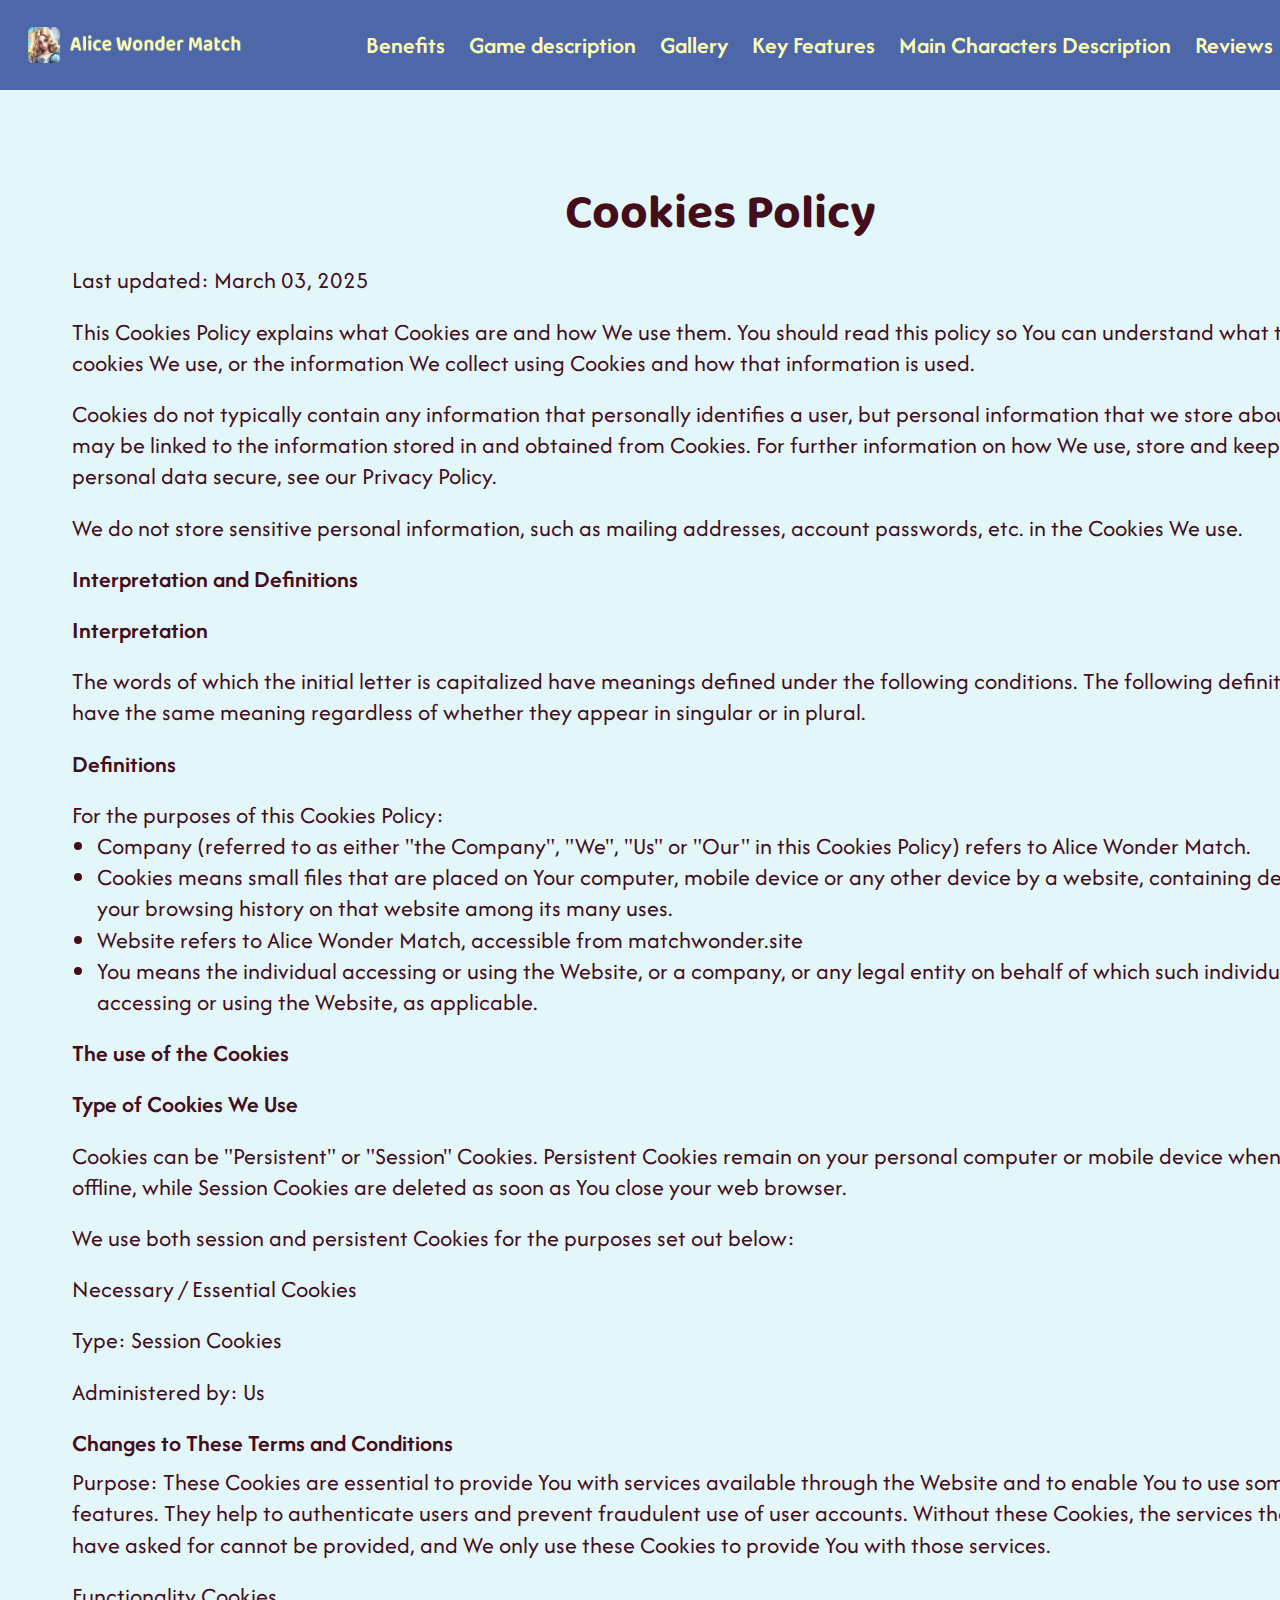
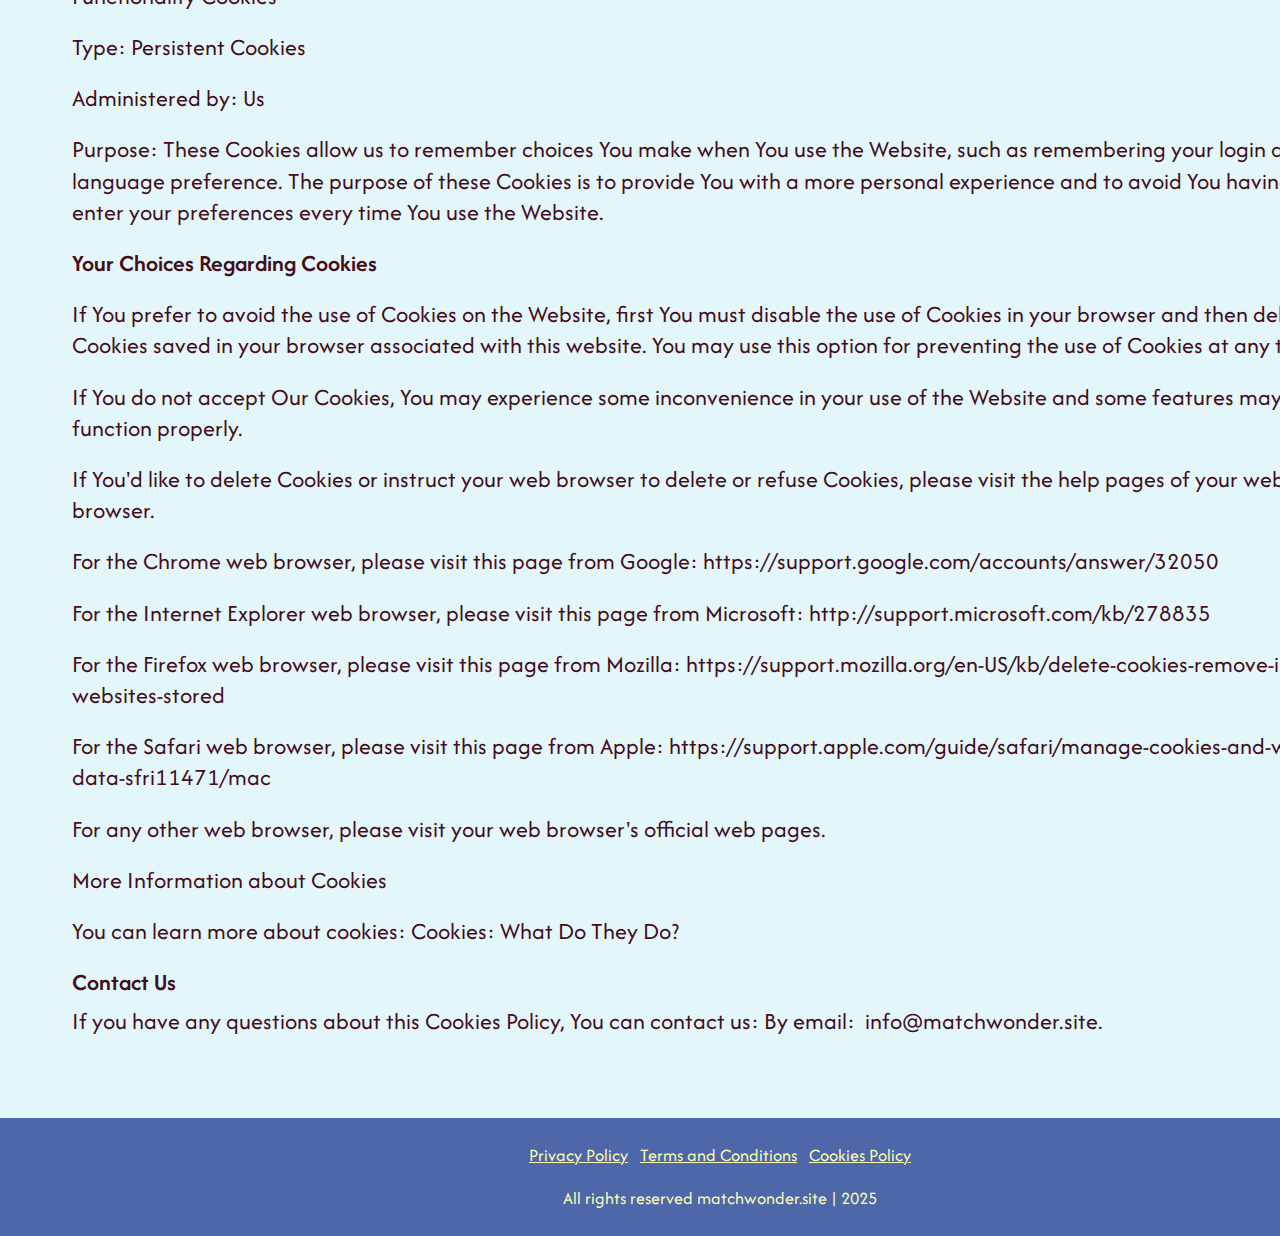
<file: cookies.html>
<!DOCTYPE html>
<html lang="en">
  <head>
    <meta charset="UTF-8" />
    <meta name="viewport" content="width=device-width, initial-scale=1.0" />
    <title>Alice Wonder Match</title>
    <link rel="icon" href="img/unnamed.png" />

    <link rel="stylesheet" type="text/css" href="slick/slick.css" />
    <link rel="stylesheet" href="css/main.css" />
    <link href="https://unpkg.com/aos@2.3.1/dist/aos.css" rel="stylesheet" />
  </head>

  <body class="back">
    <header class="header">
      <div class="header__background"></div>
      <nav class="navigation">
        <ul class="navigation__list">
          <li class="navigation__item">
            <a href="/" class="navigation__link"
              ><img
                href="/"
                class="header-title navigation-img"
                alt=""
                src="img/header/1.png"
            /></a>
          </li>
          <li class="navigation__item">
            <a href="/#features" class="navigation__link">Benefits</a>
          </li>
          <li class="navigation__item">
            <a href="/#about" class="navigation__link">Game description</a>
          </li>
          <li class="navigation__item">
            <a href="/#gallery" class="navigation__link">Gallery</a>
          </li>
          <li class="navigation__item">
            <a href="/#why" class="navigation__link">Key Features</a>
          </li>
          <li class="navigation__item">
            <a href="/#characters" class="navigation__link"
              >Main Characters Description</a
            >
          </li>

          <li class="navigation__item">
            <a href="/#reviews" class="navigation__link">Reviews</a>
          </li>
        </ul>

        <div class="header__button-wrapper">
          <a href="/" class="policy-terms-header__icon--menu"
            ><img href="/" class="header-title" alt="" src="img/header/1.png"
          /></a>

          <button type="button" class="header__icon-button" data-menu-button>
            <img
              class="header__icon header__icon--menu"
              src="img/header/menu.png"
              alt=""
            />

            <img
              class="header__icon header__icon--close close"
              src="img/header//menu (1).png"
              alt=""
            />
          </button>
        </div>
      </nav>
    </header>

    <main class="policy">
      <section>
        <div class="policy-terms-container">
          <h2 class="policy-terms-title">Cookies Policy</h2>

          <p class="policy-terms-text-one">Last updated: March 03, 2025</p>

          <p class="policy-terms-text-one">
            This Cookies Policy explains what Cookies are and how We use them.
            You should read this policy so You can understand what type of
            cookies We use, or the information We collect using Cookies and how
            that information is used.
          </p>

          <p class="policy-terms-text-one">
            Cookies do not typically contain any information that personally
            identifies a user, but personal information that we store about You
            may be linked to the information stored in and obtained from
            Cookies. For further information on how We use, store and keep your
            personal data secure, see our Privacy Policy.
          </p>
          <p class="policy-terms-text-one">
            We do not store sensitive personal information, such as mailing
            addresses, account passwords, etc. in the Cookies We use.
          </p>
          <h2 class="policy-terms-text">Interpretation and Definitions</h2>
          <h2 class="policy-terms-text">Interpretation</h2>
          <p class="policy-terms-text-one">
            The words of which the initial letter is capitalized have meanings
            defined under the following conditions. The following definitions
            shall have the same meaning regardless of whether they appear in
            singular or in plural.
          </p>
          <h2 class="policy-terms-text">Definitions</h2>
          <p class="policy-terms-text-one">
            For the purposes of this Cookies Policy:
          </p>
          <ul class="terms-lists">
            <li>
              Company (referred to as either "the Company", "We", "Us" or "Our"
              in this Cookies Policy) refers to Alice Wonder Match.
            </li>
            <li>
              Cookies means small files that are placed on Your computer, mobile
              device or any other device by a website, containing details of
              your browsing history on that website among its many uses.
            </li>
            <li>
              Website refers to Alice Wonder Match, accessible from
              matchwonder.site
            </li>
            <li>
              You means the individual accessing or using the Website, or a
              company, or any legal entity on behalf of which such individual is
              accessing or using the Website, as applicable.
            </li>
          </ul>
          <h2 class="policy-terms-text">The use of the Cookies</h2>
          <h2 class="policy-terms-text">Type of Cookies We Use</h2>
          <p class="policy-terms-text-one">
            Cookies can be "Persistent" or "Session" Cookies. Persistent Cookies
            remain on your personal computer or mobile device when You go
            offline, while Session Cookies are deleted as soon as You close your
            web browser.
          </p>

          <p class="policy-terms-text-one">
            We use both session and persistent Cookies for the purposes set out
            below:
          </p>

          <p class="policy-terms-text-one">Necessary / Essential Cookies</p>

          <p class="policy-terms-text-one">Type: Session Cookies</p>

          <p class="policy-terms-text-one">Administered by: Us</p>
          <h2 class="policy-terms-text">
            Changes to These Terms and Conditions
          </h2>
          <p class="policy-terms-texts">
            Purpose: These Cookies are essential to provide You with services
            available through the Website and to enable You to use some of its
            features. They help to authenticate users and prevent fraudulent use
            of user accounts. Without these Cookies, the services that You have
            asked for cannot be provided, and We only use these Cookies to
            provide You with those services.
          </p>

          <p class="policy-terms-text-one">Functionality Cookies</p>
          <p class="policy-terms-text-one">Type: Persistent Cookies</p>
          <p class="policy-terms-text-one">Administered by: Us</p>
          <p class="policy-terms-text-one">
            Purpose: These Cookies allow us to remember choices You make when
            You use the Website, such as remembering your login details or
            language preference. The purpose of these Cookies is to provide You
            with a more personal experience and to avoid You having to re-enter
            your preferences every time You use the Website.
          </p>
          <h2 class="policy-terms-text">Your Choices Regarding Cookies</h2>
          <p class="policy-terms-text-one">
            If You prefer to avoid the use of Cookies on the Website, first You
            must disable the use of Cookies in your browser and then delete the
            Cookies saved in your browser associated with this website. You may
            use this option for preventing the use of Cookies at any time.
          </p>
          <p class="policy-terms-text-one">
            If You do not accept Our Cookies, You may experience some
            inconvenience in your use of the Website and some features may not
            function properly.
          </p>
          <p class="policy-terms-text-one">
            If You'd like to delete Cookies or instruct your web browser to
            delete or refuse Cookies, please visit the help pages of your web
            browser.
          </p>
          <p class="policy-terms-text-one">
            For the Chrome web browser, please visit this page from Google:

            <a
              class="email-link-color"
              href="https://support.google.com/accounts/answer/32050"
              target="_blank"
              rel=""
              >https://support.google.com/accounts/answer/32050
            </a>
          </p>
          <p class="policy-terms-text-one">
            For the Internet Explorer web browser, please visit this page from
            Microsoft:
            <a
              class="email-link-color"
              href="http://support.microsoft.com/kb/278835"
              target="_blank"
              rel=""
              >http://support.microsoft.com/kb/278835
            </a>
          </p>
          <p class="policy-terms-text-one">
            For the Firefox web browser, please visit this page from Mozilla:

            <a
              class="email-link-color"
              href=" https://support.mozilla.org/en-US/kb/delete-cookies-remove-info-websites-stored"
              target="_blank"
              rel=""
            >
              https://support.mozilla.org/en-US/kb/delete-cookies-remove-info-websites-stored
            </a>
          </p>
          <p class="policy-terms-text-one">
            For the Safari web browser, please visit this page from Apple:

            <a
              class="email-link-color"
              href=" https://support.apple.com/guide/safari/manage-cookies-and-website-data-sfri11471/mac"
              target="_blank"
              rel=""
            >
              https://support.apple.com/guide/safari/manage-cookies-and-website-data-sfri11471/mac
            </a>
          </p>

          <p class="policy-terms-text-one">
            For any other web browser, please visit your web browser's official
            web pages.
          </p>
          <p class="policy-terms-text-one">More Information about Cookies</p>
          <p class="policy-terms-text-one">
            You can learn more about cookies: Cookies:
            <a
              class="email-link-color"
              href="https://www.freeprivacypolicy.com/blog/cookies/"
              target="_blank"
              rel=""
            >
              What Do They Do?
            </a>
          </p>

          <h2 class="policy-terms-text">Contact Us</h2>
          <p class="policy-terms-texts">
            If you have any questions about this Cookies Policy, You can contact
            us: By email: 
            <a class="email-link" href="mailto:info@matchwonder.site"
              >info@matchwonder.site</a
            >.
          </p>
        </div>
      </section>
    </main>

    <footer class="footer">
      <div class="footer-container">
        <div class="footer-wrapper">
          <a class="footer-text" href="policy.html">Privacy Policy</a>
          <a class="footer-text" href="terms.html">Terms and Conditions </a>
          <a class="footer-text" href="cookies.html">Cookies Policy</a>
        </div>
        <p class="footer-copyright">
          All rights reserved matchwonder.site | 2025
        </p>
      </div>
    </footer>
    <script src="js/mobile-menu.js"></script>
  </body>
</html>
</file>
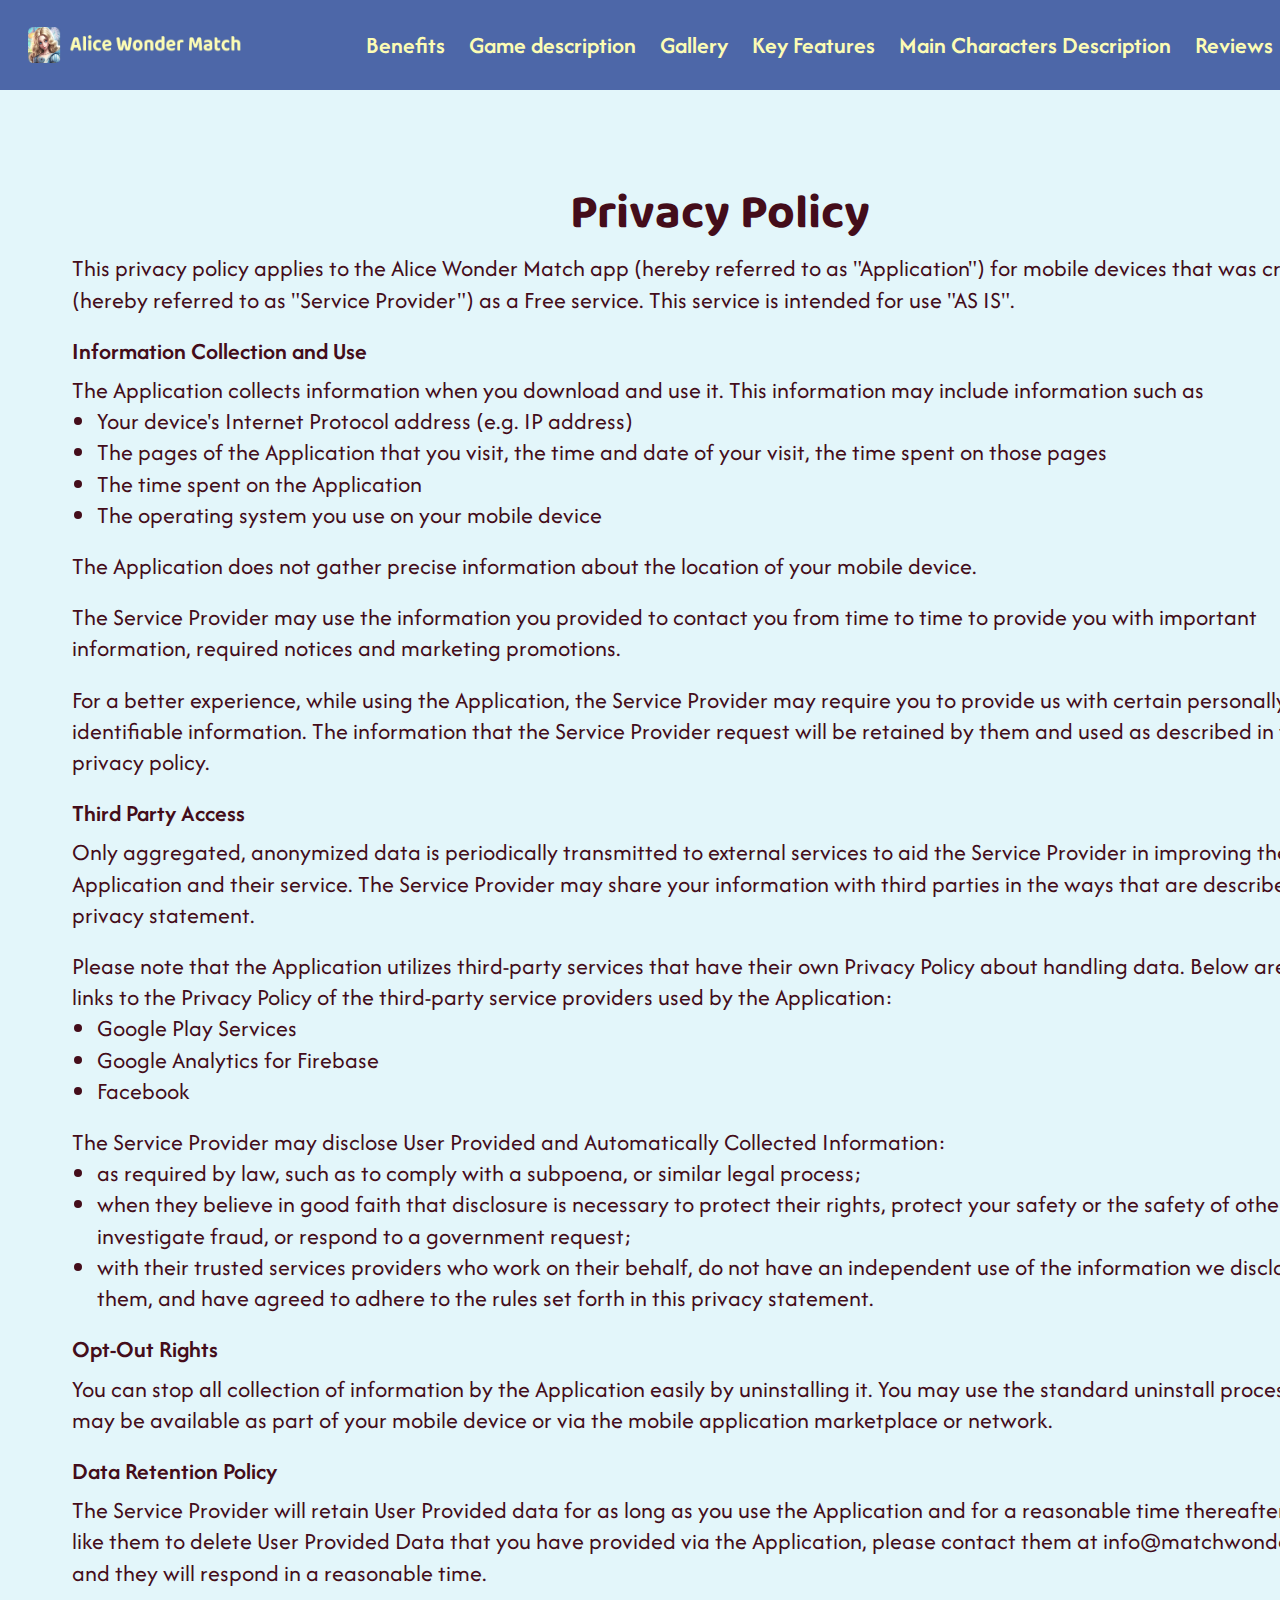
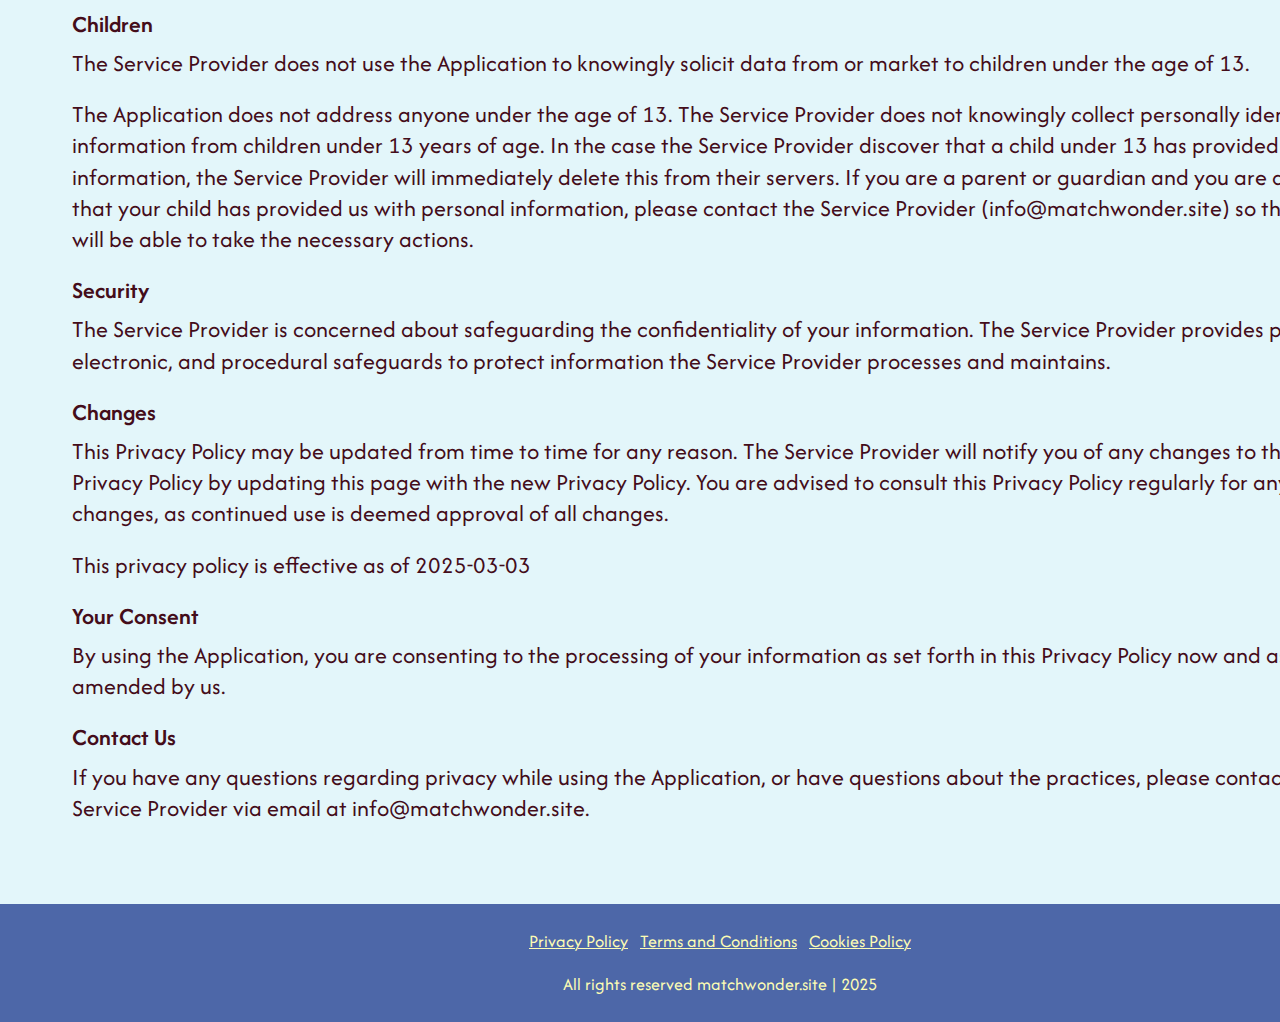
<file: policy.html>
<!DOCTYPE html>
<html lang="en">
  <head>
    <meta charset="UTF-8" />
    <meta name="viewport" content="width=device-width, initial-scale=1.0" />
    <title>Alice Wonder Match</title>
    <link rel="icon" href="img/unnamed.png" />
    <link rel="stylesheet" type="text/css" href="slick/slick.css" />
    <link rel="stylesheet" href="css/main.css" />
    <link href="https://unpkg.com/aos@2.3.1/dist/aos.css" rel="stylesheet" />
  </head>

  <body class="back">
    <header class="header">
      <div class="header__background"></div>
      <nav class="navigation">
        <ul class="navigation__list">
          <li class="navigation__item">
            <a href="/" class="navigation__link"
              ><img
                href="/"
                class="header-title navigation-img"
                alt=""
                src="img/header/1.png"
            /></a>
          </li>
          <li class="navigation__item">
            <a href="/#features" class="navigation__link">Benefits</a>
          </li>
          <li class="navigation__item">
            <a href="/#about" class="navigation__link">Game description</a>
          </li>
          <li class="navigation__item">
            <a href="/#gallery" class="navigation__link">Gallery</a>
          </li>
          <li class="navigation__item">
            <a href="/#why" class="navigation__link">Key Features</a>
          </li>
          <li class="navigation__item">
            <a href="/#characters" class="navigation__link"
              >Main Characters Description</a
            >
          </li>

          <li class="navigation__item">
            <a href="/#reviews" class="navigation__link">Reviews</a>
          </li>
        </ul>

        <div class="header__button-wrapper">
          <a href="/" class="policy-terms-header__icon--menu"
            ><img href="/" class="header-title" alt="" src="img/header/1.png"
          /></a>

          <button type="button" class="header__icon-button" data-menu-button>
            <img
              class="header__icon header__icon--menu"
              src="img/header/menu.png"
              alt=""
            />

            <img
              class="header__icon header__icon--close close"
              src="img/header//menu (1).png"
              alt=""
            />
          </button>
        </div>
      </nav>
    </header>

    <main class="policy">
      <section>
        <div class="policy-terms-container">
          <p class="policy-terms-title">Privacy Policy</p>

          <p class="policy-terms-texts">
            This privacy policy applies to the Alice Wonder Match app (hereby
            referred to as "Application") for mobile devices that was created by
            (hereby referred to as "Service Provider") as a Free service. This
            service is intended for use "AS IS".
          </p>
          <p class="policy-terms-text">Information Collection and Use</p>
          <p class="policy-terms-texts">
            The Application collects information when you download and use it.
            This information may include information such as
          </p>

          <ul class="terms-lists">
            <li>Your device's Internet Protocol address (e.g. IP address)</li>
            <li>
              The pages of the Application that you visit, the time and date of
              your visit, the time spent on those pages
            </li>
            <li>The time spent on the Application</li>
            <li>The operating system you use on your mobile device</li>
          </ul>
          <p class="policy-terms-text-one">
            The Application does not gather precise information about the
            location of your mobile device.
          </p>

          <p class="policy-terms-text-one">
            The Service Provider may use the information you provided to contact
            you from time to time to provide you with important information,
            required notices and marketing promotions.
          </p>
          <p class="policy-terms-text-one">
            For a better experience, while using the Application, the Service
            Provider may require you to provide us with certain personally
            identifiable information. The information that the Service Provider
            request will be retained by them and used as described in this
            privacy policy.
          </p>

          <p class="policy-terms-text">Third Party Access</p>

          <p class="policy-terms-texts">
            Only aggregated, anonymized data is periodically transmitted to
            external services to aid the Service Provider in improving the
            Application and their service. The Service Provider may share your
            information with third parties in the ways that are described in
            this privacy statement.
          </p>

          <p class="policy-terms-text-one">
            Please note that the Application utilizes third-party services that
            have their own Privacy Policy about handling data. Below are the
            links to the Privacy Policy of the third-party service providers
            used by the Application:
          </p>
          <ul class="terms-lists">
            <li>
              <a
                class="email-link-color"
                href="https://policies.google.com/privacy"
                target="_blank"
                rel=""
                >Google Play Services
              </a>
            </li>
            <li>
              <a
                class="email-link-color"
                href="https://firebase.google.com/support/privacy"
                target="_blank"
                rel=""
                >Google Analytics for Firebase
              </a>
            </li>
            <li>
              <a
                class="email-link-color"
                href="https://www.facebook.com/about/privacy/update/printable"
                target="_blank"
                rel=""
                >Facebook
              </a>
            </li>
          </ul>

          <p class="policy-terms-text-one">
            The Service Provider may disclose User Provided and Automatically
            Collected Information:
          </p>
          <ul class="terms-lists">
            <li>
              as required by law, such as to comply with a subpoena, or similar
              legal process;
            </li>
            <li>
              when they believe in good faith that disclosure is necessary to
              protect their rights, protect your safety or the safety of others,
              investigate fraud, or respond to a government request;
            </li>
            <li>
              with their trusted services providers who work on their behalf, do
              not have an independent use of the information we disclose to
              them, and have agreed to adhere to the rules set forth in this
              privacy statement.
            </li>
          </ul>

          <h2 class="policy-terms-text">Opt-Out Rights</h2>
          <p class="policy-terms-texts">
            You can stop all collection of information by the Application easily
            by uninstalling it. You may use the standard uninstall processes as
            may be available as part of your mobile device or via the mobile
            application marketplace or network.
          </p>

          <h2 class="policy-terms-text">Data Retention Policy</h2>
          <p class="policy-terms-texts">
            The Service Provider will retain User Provided data for as long as
            you use the Application and for a reasonable time thereafter. If
            you'd like them to delete User Provided Data that you have provided
            via the Application, please contact them at info@matchwonder.site
            and they will respond in a reasonable time.
          </p>
          <h2 class="policy-terms-text">Children</h2>
          <p class="policy-terms-texts">
            The Service Provider does not use the Application to knowingly
            solicit data from or market to children under the age of 13.
          </p>

          <p class="policy-terms-text-one">
            The Application does not address anyone under the age of 13. The
            Service Provider does not knowingly collect personally identifiable
            information from children under 13 years of age. In the case the
            Service Provider discover that a child under 13 has provided
            personal information, the Service Provider will immediately delete
            this from their servers. If you are a parent or guardian and you are
            aware that your child has provided us with personal information,
            please contact the Service Provider (info@matchwonder.site) so that
            they will be able to take the necessary actions.
          </p>
          <h2 class="policy-terms-text">Security</h2>
          <p class="policy-terms-texts">
            The Service Provider is concerned about safeguarding the
            confidentiality of your information. The Service Provider provides
            physical, electronic, and procedural safeguards to protect
            information the Service Provider processes and maintains.
          </p>
          <h2 class="policy-terms-text">Changes</h2>
          <p class="policy-terms-texts">
            This Privacy Policy may be updated from time to time for any reason.
            The Service Provider will notify you of any changes to the Privacy
            Policy by updating this page with the new Privacy Policy. You are
            advised to consult this Privacy Policy regularly for any changes, as
            continued use is deemed approval of all changes.
          </p>

          <p class="policy-terms-text-one">
            This privacy policy is effective as of 2025-03-03
          </p>
          <h2 class="policy-terms-text">Your Consent</h2>
          <p class="policy-terms-texts">
            By using the Application, you are consenting to the processing of
            your information as set forth in this Privacy Policy now and as
            amended by us.
          </p>
          <h2 class="policy-terms-text">Contact Us</h2>
          <p class="policy-terms-texts">
            If you have any questions regarding privacy while using the
            Application, or have questions about the practices, please contact
            the Service Provider via email at
            <a class="email-link" href="mailto:info@matchwonder.site"
              >info@matchwonder.site</a
            >.
          </p>
        </div>
      </section>
    </main>

    <footer class="footer">
      <div class="footer-container">
        <div class="footer-wrapper">
          <a class="footer-text" href="policy.html">Privacy Policy</a>
          <a class="footer-text" href="terms.html">Terms and Conditions </a>
          <a class="footer-text" href="cookies.html">Cookies Policy</a>
        </div>
        <p class="footer-copyright">
          All rights reserved matchwonder.site | 2025
        </p>
      </div>
    </footer>
    <script src="js/mobile-menu.js"></script>
  </body>
</html>
</file>
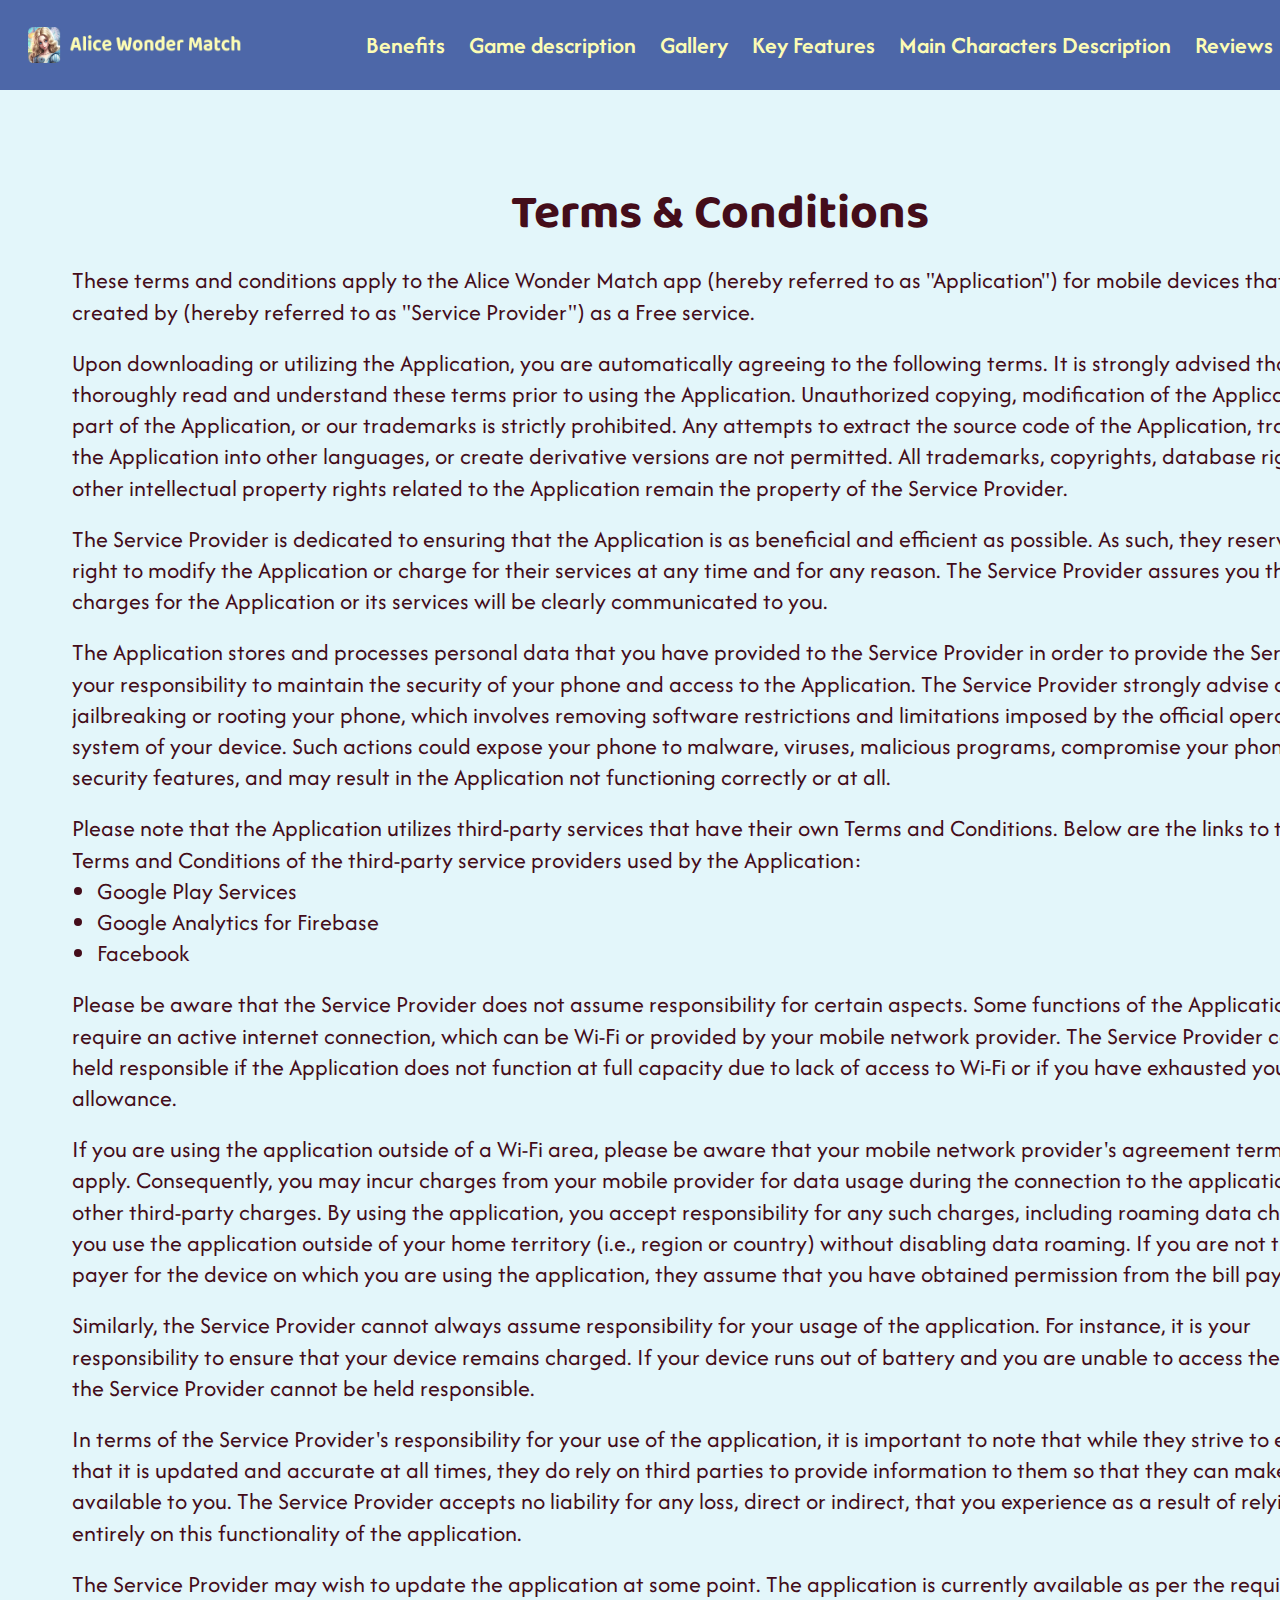
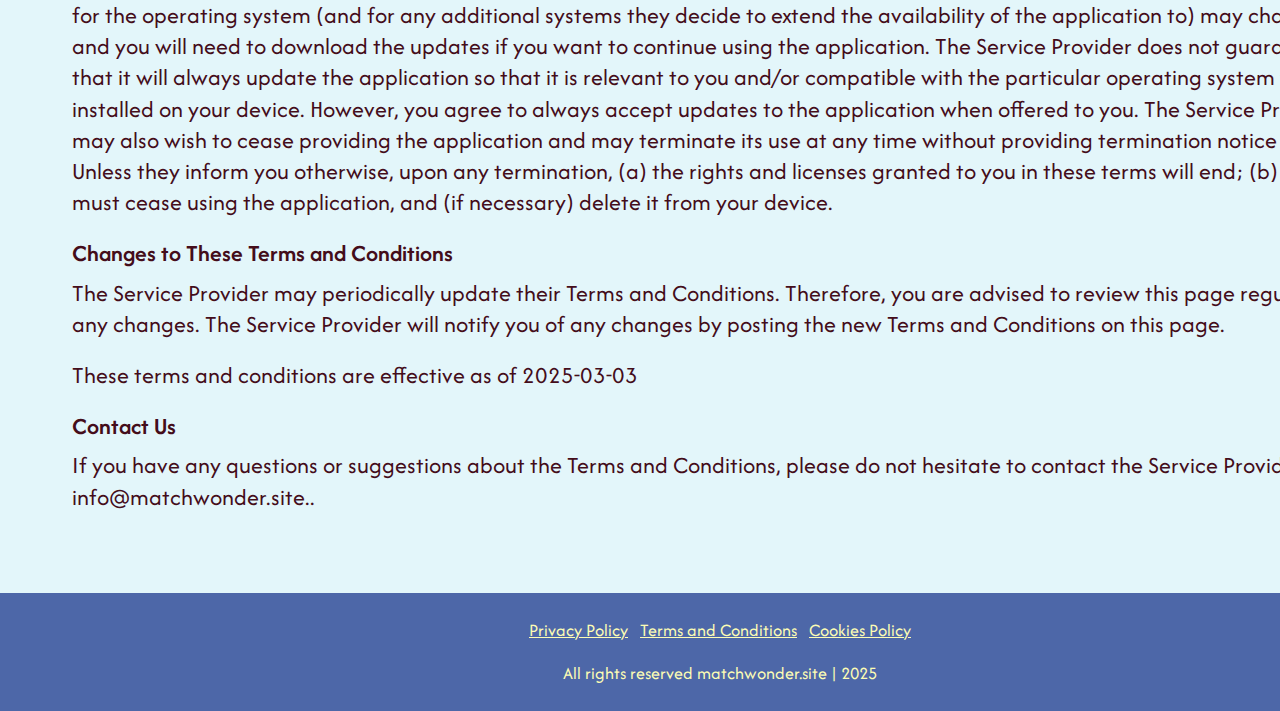
<file: terms.html>
<!DOCTYPE html>
<html lang="en">
  <head>
    <meta charset="UTF-8" />
    <meta name="viewport" content="width=device-width, initial-scale=1.0" />
    <title>Alice Wonder Match</title>
    <link rel="icon" href="img/unnamed.png" />
    <link rel="stylesheet" type="text/css" href="slick/slick.css" />
    <link rel="stylesheet" href="css/main.css" />
    <link href="https://unpkg.com/aos@2.3.1/dist/aos.css" rel="stylesheet" />
  </head>

  <body class="back">
    <header class="header">
      <div class="header__background"></div>
      <nav class="navigation">
        <ul class="navigation__list">
          <li class="navigation__item">
            <a href="/" class="navigation__link"
              ><img
                href="/"
                class="header-title navigation-img"
                alt=""
                src="img/header/1.png"
            /></a>
          </li>
          <li class="navigation__item">
            <a href="/#features" class="navigation__link">Benefits</a>
          </li>
          <li class="navigation__item">
            <a href="/#about" class="navigation__link">Game description</a>
          </li>
          <li class="navigation__item">
            <a href="/#gallery" class="navigation__link">Gallery</a>
          </li>
          <li class="navigation__item">
            <a href="/#why" class="navigation__link">Key Features</a>
          </li>
          <li class="navigation__item">
            <a href="/#characters" class="navigation__link"
              >Main Characters Description</a
            >
          </li>

          <li class="navigation__item">
            <a href="/#reviews" class="navigation__link">Reviews</a>
          </li>
        </ul>

        <div class="header__button-wrapper">
          <a href="/" class="policy-terms-header__icon--menu"
            ><img href="/" class="header-title" alt="" src="img/header/1.png"
          /></a>

          <button type="button" class="header__icon-button" data-menu-button>
            <img
              class="header__icon header__icon--menu"
              src="img/header/menu.png"
              alt=""
            />

            <img
              class="header__icon header__icon--close close"
              src="img/header//menu (1).png"
              alt=""
            />
          </button>
        </div>
      </nav>
    </header>

    <main class="policy">
      <section>
        <div class="policy-terms-container">
          <h2 class="policy-terms-title">Terms & Conditions</h2>

          <p class="policy-terms-text-one">
            These terms and conditions apply to the Alice Wonder Match app
            (hereby referred to as "Application") for mobile devices that was
            created by (hereby referred to as "Service Provider") as a Free
            service.
          </p>

          <p class="policy-terms-text-one">
            Upon downloading or utilizing the Application, you are automatically
            agreeing to the following terms. It is strongly advised that you
            thoroughly read and understand these terms prior to using the
            Application. Unauthorized copying, modification of the Application,
            any part of the Application, or our trademarks is strictly
            prohibited. Any attempts to extract the source code of the
            Application, translate the Application into other languages, or
            create derivative versions are not permitted. All trademarks,
            copyrights, database rights, and other intellectual property rights
            related to the Application remain the property of the Service
            Provider.
          </p>

          <p class="policy-terms-text-one">
            The Service Provider is dedicated to ensuring that the Application
            is as beneficial and efficient as possible. As such, they reserve
            the right to modify the Application or charge for their services at
            any time and for any reason. The Service Provider assures you that
            any charges for the Application or its services will be clearly
            communicated to you.
          </p>
          <p class="policy-terms-text-one">
            The Application stores and processes personal data that you have
            provided to the Service Provider in order to provide the Service. It
            is your responsibility to maintain the security of your phone and
            access to the Application. The Service Provider strongly advise
            against jailbreaking or rooting your phone, which involves removing
            software restrictions and limitations imposed by the official
            operating system of your device. Such actions could expose your
            phone to malware, viruses, malicious programs, compromise your
            phone's security features, and may result in the Application not
            functioning correctly or at all.
          </p>
          <p class="policy-terms-text-one">
            Please note that the Application utilizes third-party services that
            have their own Terms and Conditions. Below are the links to the
            Terms and Conditions of the third-party service providers used by
            the Application:
          </p>
          <ul class="terms-lists">
            <li>
              <a
                class="email-link-color"
                href="https://policies.google.com/privacy"
                target="_blank"
                rel=""
                >Google Play Services
              </a>
            </li>
            <li>
              <a
                class="email-link-color"
                href="https://firebase.google.com/support/privacy"
                target="_blank"
                rel=""
                >Google Analytics for Firebase
              </a>
            </li>
            <li>
              <a
                class="email-link-color"
                href="https://www.facebook.com/about/privacy/update/printable"
                target="_blank"
                rel=""
                >Facebook
              </a>
            </li>
          </ul>

          <p class="policy-terms-text-one">
            Please be aware that the Service Provider does not assume
            responsibility for certain aspects. Some functions of the
            Application require an active internet connection, which can be
            Wi-Fi or provided by your mobile network provider. The Service
            Provider cannot be held responsible if the Application does not
            function at full capacity due to lack of access to Wi-Fi or if you
            have exhausted your data allowance.
          </p>

          <p class="policy-terms-text-one">
            If you are using the application outside of a Wi-Fi area, please be
            aware that your mobile network provider's agreement terms still
            apply. Consequently, you may incur charges from your mobile provider
            for data usage during the connection to the application, or other
            third-party charges. By using the application, you accept
            responsibility for any such charges, including roaming data charges
            if you use the application outside of your home territory (i.e.,
            region or country) without disabling data roaming. If you are not
            the bill payer for the device on which you are using the
            application, they assume that you have obtained permission from the
            bill payer.
          </p>

          <p class="policy-terms-text-one">
            Similarly, the Service Provider cannot always assume responsibility
            for your usage of the application. For instance, it is your
            responsibility to ensure that your device remains charged. If your
            device runs out of battery and you are unable to access the Service,
            the Service Provider cannot be held responsible.
          </p>

          <p class="policy-terms-text-one">
            In terms of the Service Provider's responsibility for your use of
            the application, it is important to note that while they strive to
            ensure that it is updated and accurate at all times, they do rely on
            third parties to provide information to them so that they can make
            it available to you. The Service Provider accepts no liability for
            any loss, direct or indirect, that you experience as a result of
            relying entirely on this functionality of the application.
          </p>

          <p class="policy-terms-text-one">
            The Service Provider may wish to update the application at some
            point. The application is currently available as per the
            requirements for the operating system (and for any additional
            systems they decide to extend the availability of the application
            to) may change, and you will need to download the updates if you
            want to continue using the application. The Service Provider does
            not guarantee that it will always update the application so that it
            is relevant to you and/or compatible with the particular operating
            system version installed on your device. However, you agree to
            always accept updates to the application when offered to you. The
            Service Provider may also wish to cease providing the application
            and may terminate its use at any time without providing termination
            notice to you. Unless they inform you otherwise, upon any
            termination, (a) the rights and licenses granted to you in these
            terms will end; (b) you must cease using the application, and (if
            necessary) delete it from your device.
          </p>
          <h2 class="policy-terms-text">
            Changes to These Terms and Conditions
          </h2>
          <p class="policy-terms-texts">
            The Service Provider may periodically update their Terms and
            Conditions. Therefore, you are advised to review this page regularly
            for any changes. The Service Provider will notify you of any changes
            by posting the new Terms and Conditions on this page.
          </p>

          <p class="policy-terms-text-one">
            These terms and conditions are effective as of 2025-03-03
          </p>
          <h2 class="policy-terms-text">Contact Us</h2>
          <p class="policy-terms-texts">
            If you have any questions or suggestions about the Terms and
            Conditions, please do not hesitate to contact the Service Provider
            at
            <a class="email-link" href="mailto:info@matchwonder.site."
              >info@matchwonder.site.</a
            >.
          </p>
        </div>
      </section>
    </main>

    <footer class="footer">
      <div class="footer-container">
        <div class="footer-wrapper">
          <a class="footer-text" href="policy.html">Privacy Policy</a>
          <a class="footer-text" href="terms.html">Terms and Conditions </a>
          <a class="footer-text" href="cookies.html">Cookies Policy</a>
        </div>
        <p class="footer-copyright">
          All rights reserved matchwonder.site | 2025
        </p>
      </div>
    </footer>
    <script src="js/mobile-menu.js"></script>
  </body>
</html>
</file>
<file: css/main.css>
@import url("https://fonts.googleapis.com/css2?family=Afacad:ital,wght@0,400..700;1,400..700&family=Baloo+Bhai+2:wght@400..800&family=Mystery+Quest&display=swap");

:root {
}

* {
  -webkit-box-sizing: border-box;
  box-sizing: border-box;
}

html {
  font-family: "Baloo Bhai 2", sans-serif;
  scroll-behavior: smooth;
  background: #e3f6fa;
  color: #272e44;
}

body {
  margin: 0;
}

h1,
h2,
h3,
h4,
h5,
h6,
p {
  margin: 0;
}

ul,
ol {
  margin: 0;
  padding: 0;
  list-style: none;
}

img {
  display: block;
  height: auto;
}

.list {
  list-style: none;
}

button,
a {
  cursor: pointer;
}

.button:hover {
  scale: 120%;
}

.header.is-open .header__background {
  left: 0;
}
.header__button-wrapper {
  margin-left: auto;
}
.header__icon {
  display: none;
}

.header__icon-button {
  display: -webkit-box;
  display: -ms-flexbox;
  display: flex;
  background-color: transparent;
  border: none;
  border-radius: 50%;
}

.header__icon--menu {
  display: block;
}

.header__icon-button.is-open .header__icon--menu {
  display: none;
}

.header__icon-button.is-open .header__icon--close {
  display: block;
}

.header {
  position: fixed;
  width: 100%;
  z-index: 5;
  -webkit-transition: background-color 0.3s ease;
  transition: background-color 0.3s ease;
  background: transparent;
  display: flex;
  height: 64px;
  background: #4d67a8;
}

.header__background {
  position: absolute;
  top: 0;
  right: 0;
  bottom: 0;
  left: 100%;

  z-index: -1;
  -webkit-transition: left 0.3s ease;
  transition: left 0.3s ease;
  background: #4d67a8;
}
.header.is-open .header__background {
  left: 0;
}
.header-title {
  width: 167px;
  height: 24px;
  gap: 4px;
}
.header__button-wrapper {
  margin-right: auto;
  display: flex;
  align-items: center;
  justify-content: space-between;
}

.header__icon {
  display: none;
}
.header__icon-button {
  display: flex;
  background-color: transparent;
  border: none;
  border-radius: 50%;
}

.header__icon--menu {
  display: block;
}

.header__icon-button.is-open .header__icon--menu {
  display: none;
}

.header__icon-button.is-open .header__icon--close {
  display: block;
}

.navigation {
  display: -ms-flexbox;
  -webkit-box-orient: vertical;
  -webkit-box-direction: normal;
  -ms-flex-direction: column;
  flex-direction: column;
  -webkit-box-align: center;
  -ms-flex-align: center;
  align-items: center;
  -webkit-box-flex: 1;
  -ms-flex: 1;
  flex: 1;
  padding: 12px 16px;
  position: relative;
}

.navigation__list {
  display: flex;
  flex-direction: column;

  align-items: center;

  top: 130px;
  position: absolute;
  top: 100%;
  right: -100%;
  width: 100%;
  height: 557px;
  -webkit-transition: 0.3s;
  transition: 0.3s;
  z-index: 999;

  padding: 0px 32px;

  border-radius: 0px 0px 20px 20px;
  gap: 28px;
  background: #4d67a8;
}
.navigation__list.is-open {
  right: 0;
}
.navigation__link {
  font-family: Afacad;
  font-weight: 600;
  font-size: 24px;
  line-height: 150%;
  letter-spacing: 0%;

  transition: all 0.3s ease-in-out;
  text-decoration: none;
  color: #fcfcb4;
}
.navigation__link:hover,
.navigation__link:focus {
  color: #fcd313;
}
.header.is-open {
  background-color: transparent;
}
.navigation-img {
  display: none;
}

@media screen and (min-width: 1200px) {
  .navigation-img {
    display: flex;
    width: 214px;
    height: 36px;
    margin-right: 100px;
  }
  .policy-terms-header__icon--menu {
    display: none;
  }

  .header {
    width: 100%;

    height: 90px;
    padding: 10px 0px 10px 20px;
    display: flex;
    align-items: center;
    justify-content: center;

    z-index: 1000;
  }
  .header__background {
  }

  .header__icon-button {
    display: none;
  }

  .navigation {
    display: flex;

    flex-direction: row;

    flex: 1;
    padding: 0;

    width: 1440px;
    margin: auto;
  }
  .navigation__list {
    background-color: transparent;
    flex-direction: row;
    display: flex;
    position: static;
    width: 1440px;
    margin: auto;

    padding-block: 0;
    flex: 1;
    gap: 24px;
    height: 0px;
    display: flex;
    justify-content: center;
    align-items: center;
    justify-content: center;
  }
  .navigation__link {
    font-family: Afacad;
    font-weight: 600;
    font-size: 24px;
    line-height: 150%;
    letter-spacing: 0%;

    text-decoration: none;
  }

  .header__icon-home-img {
    display: none;
  }
  .navigation__item-desk {
    display: none;
  }
}

.home {
  width: 375px;
  height: 646px;
  padding: 111px 28px 0px;
  background-repeat: no-repeat;
  background-size: cover;
  background-position: center;
  background-image: url("/img/home/Frame\ 40080.png");
  margin: auto;
}

.home__container-top {
  display: flex;
  flex-direction: column;
  align-items: center;
}
.home-title {
  font-family: Mystery Quest;
  font-weight: 400;
  font-size: 32px;
  line-height: 150%;
  letter-spacing: 0%;
  text-align: center;
}

.home-text {
  font-weight: 400;
  font-size: 24px;
  line-height: 150%;
  letter-spacing: 0%;
  text-align: center;

  padding: 24px 0 140px;
}
.home__google-button_image {
  width: 363px;
  height: 76px;
}
.home__google-button_link:hover .home__google-button_image {
  content: url("/img/home/11.png");
  transform: scale(1.1);
  transition: transform 0.3s ease-in-out;
}

@media screen and (min-width: 1200px) {
  .home {
    width: 1440px;
    height: 844px;
    padding: 194px 0px 0px;
    background-image: url("/img/home/Frame\ 40081.png");
  }
  .home__container-top {
    display: flex;
    flex-direction: column;
    align-items: center;
    justify-content: center;
  }
  .home-title {
    font-family: Mystery Quest;
    font-weight: 400;
    font-size: 56px;
    line-height: 150%;
    letter-spacing: 0%;
    text-align: center;
  }

  .home-text {
    font-weight: 400;
    font-size: 40px;
    line-height: 150%;
    letter-spacing: 0%;
    text-align: center;

    width: 616px;
    padding: 48px 0 134px;
  }
}
.why {
  width: 375px;

  margin: auto;
  padding: 140px 16px 0;
}

.why-list {
  padding: 32px 0 20px;
}
.why-lists {
  display: none;
}
.why-item {
  width: 253px;
  height: 141px;
  background: #f9e7d2;
  border: 3px solid #8b1923;
  padding-top: 8px;
  padding-right: 8px;
  margin: 0 10px;
}
.why-img {
  width: 32px;
  height: 32px;
  margin-left: 210px;
}
.why-text-bold {
  font-weight: 500;
  font-size: 18px;
  line-height: 150%;
  letter-spacing: 0%;
  padding: 16px 8px 8px;
}
.why-text {
  font-weight: 400;
  font-size: 14px;
  line-height: 150%;
  letter-spacing: 0%;
  padding: 0 8px 8px;
}
@media screen and (min-width: 1200px) {
  .why {
    width: 1440px;
    padding: 70px 72px 0;
  }
  .why-list {
    display: none;
  }
  .why-lists {
    display: flex;
    flex-wrap: wrap;
    padding-top: 56px;
    justify-content: center;
    gap: 24px;
  }
  .why-item {
    width: 306px;
    height: 321px;

    border-width: 3px;
    padding-top: 8px;
    padding-right: 8px;

    margin: 0;
  }
  .why-img {
    width: 88px;
    height: 88px;
    margin-left: 210px;
  }
  .why-text-bold {
    font-weight: 500;
    font-size: 24px;
    line-height: 150%;
    letter-spacing: 0%;

    padding: 32px 24px 16px;
  }
  .why-text {
    font-weight: 400;
    font-size: 18px;
    line-height: 150%;
    letter-spacing: 0%;

    padding: 0 24px 24px;
  }
}
.about {
  padding: 48px 16px;
  margin: auto;
  width: 375px;
}

.about-title {
  font-family: Mystery Quest;
  font-weight: 400;
  font-size: 32px;
  line-height: 150%;
  letter-spacing: 0%;
  text-align: center;
}
.about-div {
  padding-top: 32px;
  display: flex;
  flex-direction: column;
  gap: 18px;
}
.about-img {
  width: 341px;
  height: 264px;
}
.about-text {
  font-weight: 400;
  font-size: 14px;
  line-height: 150%;
  letter-spacing: 0%;
}

@media screen and (min-width: 1200px) {
  .about {
    padding: 70px 72px 0;
    width: 1440px;
  }
  .about-title {
    font-family: Mystery Quest;
    font-weight: 400;
    font-size: 56px;
    line-height: 150%;
    letter-spacing: 0%;
    text-align: center;
  }
  .about-div {
    padding-top: 26px;
    display: flex;
    flex-direction: row-reverse;
    align-items: center;
    gap: 24px;
  }
  .about-img {
    width: 636px;
    height: 482px;
  }
  .about-text {
    font-weight: 400;
    font-size: 24px;
    line-height: 150%;
    letter-spacing: 0%;
  }
}

.characters {
  padding: 80px 16px 0;
  margin: auto;
  width: 375px;
  height: 586px;
  background-repeat: no-repeat;
  background-size: cover;
  background-position: center;
  background-image: url("/img/characters/Group\ 5.png");
}

.characters-list {
  padding: 32px 0 24px;
}
.characters-lists {
  display: none;
}
.characters-item {
  width: 253px;
  height: 351px;
  padding: 16px;
  border: 3px solid #8b1923;
  background: #eee4d7;
  margin: 0 10px;
}
.characters-img {
  width: 221px;
  height: 196px;
}
.characters-text-bold {
  font-weight: 700;
  font-size: 24px;
  line-height: 150%;
  letter-spacing: 0%;
  text-align: center;
  padding: 12px 0 8px;
}
.characters-text {
  font-weight: 400;
  font-size: 16px;
  line-height: 150%;
  letter-spacing: 0%;
}

@media screen and (min-width: 1200px) {
  .characters {
    margin-top: 100px;
    padding: 40px 72px 0px;
    width: 1440px;
    height: auto;

    background-position: top;
    background-image: url("/img/characters/circles\ bg.png");
  }
  .characters-list {
    display: none;
  }
  .characters-lists {
    display: flex;
    flex-wrap: wrap;
    gap: 24px;
    justify-content: center;
    padding-top: 56px;
  }
  .characters-item {
    width: 306px;
    height: 466px;
    padding: 24px;

    margin: 0px;
  }
  .characters-img {
    width: 258px;
    height: 196px;
  }
  .characters-text-bold {
    font-weight: 700;
    font-size: 32px;
    line-height: 150%;
    letter-spacing: 0%;
    text-align: center;

    padding: 18px 0 12px;
  }
  .characters-text {
    font-weight: 400;
    font-size: 24px;
    line-height: 150%;
    letter-spacing: 0%;
  }
}
.reviews {
  width: 375px;
  margin: auto;
  margin-top: 40px;
  padding: 44px 16px 88px;
  background-repeat: no-repeat;
  background-size: cover;
  background-position: top;
  background-image: url("/img/Frame\ 40081\ \(1\).png");
}

.reviews-list {
  padding: 32px 0 16px;
}
.reviews-lists {
  display: none;
}
.reviews-item {
  margin: 0 5px;
  width: 343px;
  height: 118px;

  padding: 16px;
  background: #c6d7ef;
  border: 3px solid #8b1923;
}

.reviews-text-bold {
  font-weight: 500;
  font-size: 24px;
  line-height: 150%;
  letter-spacing: 0%;
}
.reviews-text {
  font-weight: 400;
  font-size: 14px;
  line-height: 150%;
  letter-spacing: 0%;
  padding-top: 8px;
}

@media screen and (min-width: 1200px) {
  .reviews {
    width: 1440px;
    padding: 140px 72px 50px;
    background-image: url("/img/Frame\ 40080\ \(1\).png");
  }
  .reviews-list {
    display: none;
  }
  .reviews-lists {
    display: flex;
    flex-wrap: wrap;
    gap: 24px;
    padding-top: 56px;
  }
  .reviews-item {
    margin: 0;
    width: 308px;
    height: 220px;
    padding: 24px;
  }
  .reviews-item-two {
    width: 526px;
    height: 184px;
    gap: 16px;
    border-width: 3px;
    padding: 24px;
  }
  .reviews-item-three {
    width: 414px;
    height: 220px;
    gap: 16px;
    border-width: 3px;
    padding: 24px;
  }
  .reviews-item-four {
    width: 421px;
    height: 184px;
    gap: 16px;
    border-width: 3px;
    padding: 24px;
  }
  .reviews-item-five {
    width: 851px;
    height: 184px;
    gap: 16px;
    border-width: 3px;
    padding: 24px;
  }
  .reviews-text-bold {
    font-weight: 500;
    font-size: 32px;
    line-height: 150%;
    letter-spacing: 0%;
  }
  .reviews-text {
    font-weight: 400;
    font-size: 24px;
    line-height: 150%;
    letter-spacing: 0%;

    padding-top: 16px;
  }
}

.gallery {
  width: 375px;
  height: 878px;
  margin: auto;
  margin-top: -140px;
  padding: 200px 16px 0px;
  background-repeat: no-repeat;
  background-size: cover;
  background-position: center;
  background-image: url("/img/gallery/Frame\ 40082.png");
}

.gallery__list {
  padding: 32px 0 24px;
}
.gallery__item {
  width: 343px;
  height: 610px;

  overflow: hidden;
  position: relative;
  margin: 0 10px;
}

.gallery__image {
  width: 100%;
  height: 100%;
  object-fit: cover;
  object-position: center;
}

@media screen and (min-width: 1200px) {
  .gallery {
    width: 1440px;
    height: 1266px;
    margin-top: -100px;
    padding: 220px 0 0;

    background-image: url("/img/gallery/Rectangle\ 28.png");
  }

  .gallery__item {
    width: 416px;
    height: 740px;
  }

  .gallery__list {
    padding: 56px 0;
  }
}
.features {
  width: 375px;
  margin: auto;
  padding: 80px 16px 40px;
}

.features-list {
  padding: 32px 0 24px;
}
.features-lists {
  display: none;
}
.features-item {
  width: 343px;
  height: 164px;
  background: #9cbae7;
  border: 3px solid #8b1923;
  margin: 0 10px;
  padding: 24px;
}

.features-text-bold {
  font-weight: 500;
  font-size: 24px;
  line-height: 150%;
  letter-spacing: 0%;
  vertical-align: middle;
}
.features-text {
  padding-top: 8px;
  font-weight: 500;
  font-size: 18px;
  line-height: 150%;
  letter-spacing: 0%;
}
.slick-dots {
  display: flex;
  justify-content: center;
}

.slick-dots li {
  list-style: none;
  width: 32px;
  height: 32px;
}

.slick-dots li button {
  width: 100%;
  height: 100%;
  border: none;
  background: url("/img/icons\ \(2\).png") no-repeat center/cover;

  padding: 0;
  font-size: 0;
}

.slick-dots li button:before {
  display: none;
}

.slick-dots li.slick-active button {
  background: url("/img/icons\ \(1\).png") no-repeat center/cover;
}

@media screen and (min-width: 1200px) {
  .features {
    width: 1440px;
    padding: 82px 80px 70px;
  }
  .features-list {
    display: none;
  }
  .features-lists {
    display: flex;
    flex-wrap: wrap;
    align-items: center;
    gap: 16px;
    padding-top: 56px;
  }
  .features-item {
    width: 306px;
    height: 217px;
    padding: 24px;
    margin: 0;
    padding: 24px;
  }
  .features-item-two {
    width: 526px;
    height: 217px;
    display: flex;
    flex-direction: column;
    justify-content: space-between;
    border-width: 3px;
    padding: 24px;
  }
  .features-item-three {
    width: 416px;
    height: 166px;
  }
  .features-item-four {
    width: 526px;
    height: 195px;
  }
  .features-item-five {
    width: 416px;
    height: 166px;
  }
  .features-item-six {
    width: 306px;
    height: 193px;
  }
  .features-text-bold {
    font-weight: 500;
    font-size: 36px;
    line-height: 150%;
    letter-spacing: -1px;
    vertical-align: middle;
  }
  .features-text {
    font-weight: 500;
    font-size: 18px;
    line-height: 150%;
    letter-spacing: 0%;
    padding-top: 16px;
  }
}
.footer {
  background: #4d67a8;

  color: #fcfcb4;
  padding: 32px;
}
.footer-container {
  display: flex;
  flex-direction: column;
  justify-content: center;
  align-items: center;
  gap: 8px;
}

.footer-wrapper {
  display: flex;
  flex-direction: row;
  flex-wrap: wrap;
  align-items: center;
  justify-content: center;
  gap: 12px;
}
.footer-text {
  font-family: Afacad;
  font-weight: 400;
  font-size: 16px;
  line-height: 130%;
  letter-spacing: 0%;
  vertical-align: middle;
  text-decoration: underline;
  text-decoration-style: solid;
  text-decoration-offset: 0%;
  text-decoration-thickness: 0%;
  text-decoration-skip-ink: auto;

  color: #fcfcb4;
}

.footer-copyright {
  font-family: Afacad;
  font-weight: 400;
  font-size: 16px;
  line-height: 150%;
  letter-spacing: 0%;
  text-align: center;
}

@media screen and (min-width: 1200px) {
  .footer {
    padding: 24px;
    width: 1440px;
    margin: auto;
  }
  .footer-container {
    gap: 16px;
  }

  .footer-wrapper {
    gap: 12px;
  }
  .footer-text {
    font-family: Afacad;
    font-weight: 400;
    font-size: 18px;
    line-height: 150%;
    letter-spacing: 0%;
    text-decoration: underline;
    text-decoration-style: solid;
    text-decoration-offset: 0%;
    text-decoration-thickness: 0%;
    text-decoration-skip-ink: auto;
  }

  .footer-copyright {
    font-family: Afacad;
    font-weight: 400;
    font-size: 18px;
    line-height: 150%;
    letter-spacing: 0%;
    text-align: center;
  }
}
.policy-terms-container {
  padding: 116px 16px 40px;
  color: #440d1a;
}
.policy-terms-title {
  font-family: Baloo Bhai 2;
  font-weight: 700;
  font-size: 28px;
  line-height: 150%;
  letter-spacing: 0%;
  text-align: center;
}

.policy-terms-text {
  font-family: Afacad;
  font-weight: 600;
  font-size: 24px;
  line-height: 130%;
  letter-spacing: 0%;
  padding-top: 20px;
}
.policy-terms-texts {
  padding-top: 8px;
  font-family: Afacad;
  font-weight: 400;
  font-size: 24px;
  line-height: 130%;
  letter-spacing: 0%;
}
.policy-terms-text-one {
  padding-top: 20px;
  font-family: Afacad;
  font-weight: 400;
  font-size: 24px;
  line-height: 130%;
  letter-spacing: 0%;
}

.terms-list {
  list-style-type: disc;
  padding: 20px 0 20px 25px;
  font-family: Afacad;
  font-weight: 400;
  font-size: 24px;
  line-height: 130%;
  letter-spacing: 0%;

  display: flex;
  flex-direction: column;
}

.terms-lists {
  list-style-type: disc;
  padding-left: 25px;
  font-family: Afacad;
  font-weight: 400;
  font-size: 24px;
  line-height: 130%;
  letter-spacing: 0%;
}
.email-link {
  color: inherit;
  text-decoration: none;
}
.email-link-color {
  color: inherit;
  text-decoration: none;
}
@media screen and (min-width: 1200px) {
  .policy-terms-container {
    padding: 183px 72px 80px;
    width: 1440px;
    margin: auto;
  }
  .policy-terms-title {
    font-family: Baloo Bhai 2;
    font-weight: 700;
    font-size: 48px;
    line-height: 130%;
    letter-spacing: 0%;
    text-align: center;
  }
}

.cookie-popup {
  position: fixed;
  bottom: 10px;
  width: 375px;

  padding: 16px;
  border-radius: 24px;
  background: #f8d3d5;

  z-index: 1000;

  display: none;
}

.cookie-popup-text-two {
  font-family: Afacad;
  font-weight: 400;
  font-size: 16px;
  line-height: 150%;

  color: #440d1a;
}
.cookie-button-container {
  margin: auto;
  display: flex;
  flex-direction: column;
  align-items: center;
  justify-content: center;
  gap: 16px;
}
.cookie-button {
  border: none;
  background-color: transparent;
  border: 1px solid #ffbf01;
  width: 123px;

  border-radius: 14px;
  padding-top: 8px;

  padding-bottom: 8px;
  font-family: Afacad;
  font-weight: 400;
  font-size: 16px;
  line-height: 150%;
  letter-spacing: 0%;
  vertical-align: middle;
  color: #431907;
}
#accept-cookies {
  background: #ffbf01;
}
.close-popup {
  position: absolute;
  top: 10px;
  right: 10px;
  font-size: 20px;
  cursor: pointer;
}
.cookie-popup-container {
  display: flex;
  align-items: center;
  justify-content: center;
  gap: 8px;
}
@media screen and (min-width: 1200px) {
  .cookie-popup-text-two {
    font-family: Afacad;
    font-weight: 400;
    font-size: 24px;
    line-height: 18px;

    width: 748px;
  }
  .cookie-button-container {
    padding: 0;
    margin: auto;
    display: flex;
    flex-direction: row;
    gap: 40px;
  }
  .cookie-popup {
    position: fixed;
    bottom: 10px;
    width: 1440px;

    padding: 20px;
    display: none;
  }
}
</file>
